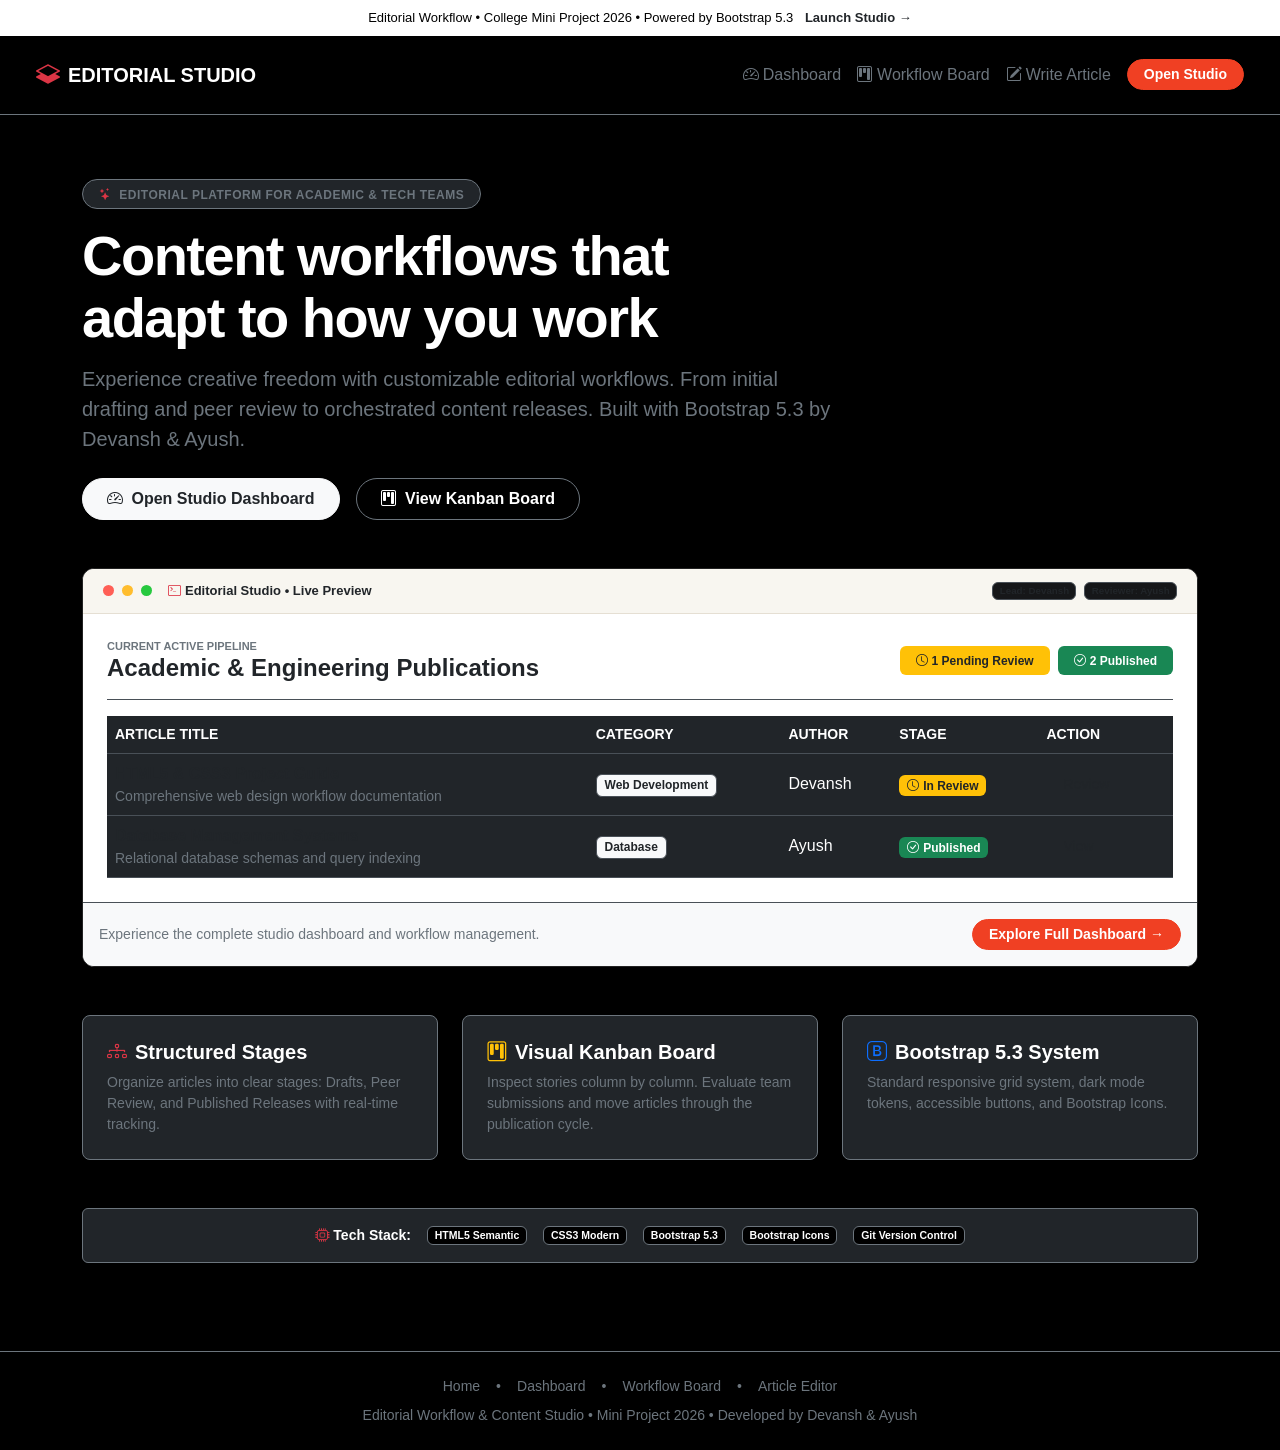
<file: index.html>
<!DOCTYPE html>
<html lang="en" data-bs-theme="dark">
<head>
  <meta charset="UTF-8">
  <meta name="viewport" content="width=device-width, initial-scale=1.0">
  <title>Editorial Studio - Content workflows that adapt to how you work</title>
  <link href="https://cdn.jsdelivr.net/npm/bootstrap@5.3.3/dist/css/bootstrap.min.css" rel="stylesheet">
  <link rel="stylesheet" href="https://cdn.jsdelivr.net/npm/bootstrap-icons@1.11.3/font/bootstrap-icons.min.css">
  <style>
body {
  font-family: -apple-system, BlinkMacSystemFont, "Segoe UI", Roboto, "Helvetica Neue", Arial, sans-serif;
  background-color: #000000;
  color: #ffffff;
}

.top-announcement {
  background-color: #ffffff;
  color: #000000;
  text-align: center;
  padding: 8px 16px;
  font-size: 13px;
  font-weight: 500;
}

.btn-orange {
  background-color: #f04023;
  color: #ffffff;
  border: 1px solid #f04023;
}

.btn-orange:hover {
  background-color: #d63318;
  color: #ffffff;
  border-color: #d63318;
}

.hero-title {
  font-size: 56px;
  font-weight: 800;
  line-height: 1.1;
  letter-spacing: -1.5px;
}

.studio-window {
  background-color: #ffffff;
  color: #222222;
  border-radius: 12px;
  overflow: hidden;
  box-shadow: 0 20px 50px rgba(0, 0, 0, 0.9);
  border: 1px solid #222222;
}

.window-topbar {
  background-color: #f8f6f0;
  padding: 12px 20px;
  border-bottom: 1px solid #e5dfd3;
  font-size: 13px;
  color: #444444;
}

.window-dot {
  width: 11px;
  height: 11px;
  border-radius: 50%;
  display: inline-block;
}

@media (max-width: 768px) {
  .hero-title {
    font-size: 34px;
    letter-spacing: -0.5px;
  }
}
  </style>
</head>
<body>

  <div class="top-announcement">
    <span>Editorial Workflow &bull; College Mini Project 2026 &bull; Powered by Bootstrap 5.3</span>
    <a href="dashboard.html" class="text-dark fw-bold ms-2 text-decoration-none">Launch Studio &rarr;</a>
  </div>

  <nav class="navbar navbar-expand-lg border-bottom border-secondary bg-black py-3 px-4">
    <div class="container-fluid">
      <a class="navbar-brand text-white fw-bold d-flex align-items-center gap-2" href="index.html">
        <i class="bi bi-layers-half text-danger fs-4"></i>
        <span>EDITORIAL STUDIO</span>
      </a>
      <div class="d-flex align-items-center gap-3">
        <a href="dashboard.html" class="nav-link text-secondary d-none d-md-block"><i class="bi bi-speedometer2 me-1"></i>Dashboard</a>
        <a href="board.html" class="nav-link text-secondary d-none d-md-block"><i class="bi bi-kanban me-1"></i>Workflow Board</a>
        <a href="editor.html" class="nav-link text-secondary d-none d-md-block"><i class="bi bi-pencil-square me-1"></i>Write Article</a>
        <a href="dashboard.html" class="btn btn-orange btn-sm rounded-pill px-3 fw-bold">Open Studio</a>
      </div>
    </div>
  </nav>

  <div class="container my-5 py-3">
    <div class="mb-3">
      <span class="badge rounded-pill bg-dark border border-secondary text-secondary px-3 py-2 text-uppercase" style="letter-spacing: 0.5px;">
        <i class="bi bi-stars text-danger me-1"></i> Editorial Platform for Academic &amp; Tech Teams
      </span>
    </div>

    <h1 class="hero-title text-white mb-3">
      Content workflows that<br>adapt to how you work
    </h1>

    <p class="text-secondary fs-5 mb-4" style="max-width: 760px;">
      Experience creative freedom with customizable editorial workflows.
      From initial drafting and peer review to orchestrated content releases. Built with Bootstrap 5.3 by Devansh &amp; Ayush.
    </p>

    <div class="d-flex flex-wrap gap-3 mb-5">
      <a href="dashboard.html" class="btn btn-light rounded-pill px-4 py-2 fw-bold text-dark">
        <i class="bi bi-speedometer2 me-1"></i> Open Studio Dashboard
      </a>
      <a href="board.html" class="btn btn-outline-secondary rounded-pill px-4 py-2 fw-bold text-white">
        <i class="bi bi-kanban me-1"></i> View Kanban Board
      </a>
    </div>

    <div class="studio-window mb-5">
      <div class="window-topbar d-flex justify-content-between align-items-center flex-wrap gap-2">
        <div class="d-flex align-items-center gap-2">
          <span class="window-dot" style="background-color: #ff5f56;"></span>
          <span class="window-dot" style="background-color: #ffbd2e;"></span>
          <span class="window-dot" style="background-color: #27c93f;"></span>
          <span class="ms-2 fw-bold text-dark"><i class="bi bi-terminal me-1 text-danger"></i>Editorial Studio &bull; Live Preview</span>
        </div>
        <div class="d-flex align-items-center gap-2">
          <span class="badge bg-secondary-subtle text-dark border">Lead: Devansh</span>
          <span class="badge bg-secondary-subtle text-dark border">Reviewer: Ayush</span>
        </div>
      </div>

      <div class="p-4 bg-white text-dark">
        <div class="d-flex justify-content-between align-items-center mb-3 pb-3 border-bottom flex-wrap gap-2">
          <div>
            <div class="text-secondary text-uppercase fw-bold" style="font-size: 11px;">Current Active Pipeline</div>
            <div class="h4 text-dark fw-bold mb-0">Academic &amp; Engineering Publications</div>
          </div>
          <div class="d-flex gap-2">
            <span class="badge bg-warning text-dark px-3 py-2"><i class="bi bi-clock me-1"></i>1 Pending Review</span>
            <span class="badge bg-success px-3 py-2"><i class="bi bi-check-circle me-1"></i>2 Published</span>
          </div>
        </div>

        <div class="table-responsive">
          <table class="table table-hover align-middle mb-0">
            <thead>
              <tr class="text-secondary small text-uppercase">
                <th>Article Title</th>
                <th>Category</th>
                <th>Author</th>
                <th>Stage</th>
                <th>Action</th>
              </tr>
            </thead>
            <tbody>
              <tr>
                <td>
                  <span class="fw-bold text-dark">HTML5 &amp; CSS3 Project Guide</span>
                  <div class="text-secondary small">Comprehensive web design workflow documentation</div>
                </td>
                <td><span class="badge bg-light text-dark border">Web Development</span></td>
                <td>Devansh</td>
                <td><span class="badge bg-warning text-dark"><i class="bi bi-clock me-1"></i>In Review</span></td>
                <td><a href="editor.html" class="btn btn-outline-dark btn-sm rounded-pill px-3">Review</a></td>
              </tr>
              <tr>
                <td>
                  <span class="fw-bold text-dark">Database Management Systems</span>
                  <div class="text-secondary small">Relational database schemas and query indexing</div>
                </td>
                <td><span class="badge bg-light text-dark border">Database</span></td>
                <td>Ayush</td>
                <td><span class="badge bg-success"><i class="bi bi-check-circle me-1"></i>Published</span></td>
                <td><a href="board.html" class="btn btn-outline-dark btn-sm rounded-pill px-3">View</a></td>
              </tr>
            </tbody>
          </table>
        </div>
      </div>

      <div class="p-3 bg-light border-top d-flex justify-content-between align-items-center flex-wrap gap-2">
        <span class="text-secondary small">Experience the complete studio dashboard and workflow management.</span>
        <a href="dashboard.html" class="btn btn-orange btn-sm rounded-pill px-3 fw-bold">Explore Full Dashboard &rarr;</a>
      </div>
    </div>

    <div class="row g-4 mb-5">
      <div class="col-md-4">
        <div class="card bg-dark border-secondary p-4 h-100 rounded-3">
          <div class="h5 text-white fw-bold mb-2">
            <i class="bi bi-diagram-3 text-danger me-2"></i>Structured Stages
          </div>
          <p class="text-secondary small mb-0">
            Organize articles into clear stages: Drafts, Peer Review, and Published Releases with real-time tracking.
          </p>
        </div>
      </div>

      <div class="col-md-4">
        <div class="card bg-dark border-secondary p-4 h-100 rounded-3">
          <div class="h5 text-white fw-bold mb-2">
            <i class="bi bi-kanban text-warning me-2"></i>Visual Kanban Board
          </div>
          <p class="text-secondary small mb-0">
            Inspect stories column by column. Evaluate team submissions and move articles through the publication cycle.
          </p>
        </div>
      </div>

      <div class="col-md-4">
        <div class="card bg-dark border-secondary p-4 h-100 rounded-3">
          <div class="h5 text-white fw-bold mb-2">
            <i class="bi bi-bootstrap text-primary me-2"></i>Bootstrap 5.3 System
          </div>
          <p class="text-secondary small mb-0">
            Standard responsive grid system, dark mode tokens, accessible buttons, and Bootstrap Icons.
          </p>
        </div>
      </div>
    </div>

    <div class="card bg-dark border-secondary p-3 text-center mb-4">
      <div class="d-flex justify-content-center align-items-center flex-wrap gap-3 small text-secondary">
        <span class="fw-bold text-white"><i class="bi bi-cpu me-1 text-danger"></i>Tech Stack:</span>
        <span class="badge bg-black border border-secondary text-white">HTML5 Semantic</span>
        <span class="badge bg-black border border-secondary text-white">CSS3 Modern</span>
        <span class="badge bg-black border border-secondary text-white">Bootstrap 5.3</span>
        <span class="badge bg-black border border-secondary text-white">Bootstrap Icons</span>
        <span class="badge bg-black border border-secondary text-white">Git Version Control</span>
      </div>
    </div>
  </div>

  <footer class="border-top border-secondary py-4 text-center text-secondary small bg-black">
    <div class="d-flex justify-content-center gap-3 mb-2 flex-wrap">
      <a href="index.html" class="text-secondary text-decoration-none">Home</a>
      <span class="text-secondary">&bull;</span>
      <a href="dashboard.html" class="text-secondary text-decoration-none">Dashboard</a>
      <span class="text-secondary">&bull;</span>
      <a href="board.html" class="text-secondary text-decoration-none">Workflow Board</a>
      <span class="text-secondary">&bull;</span>
      <a href="editor.html" class="text-secondary text-decoration-none">Article Editor</a>
    </div>
    <p class="mb-0">Editorial Workflow &amp; Content Studio &bull; Mini Project 2026 &bull; Developed by Devansh &amp; Ayush</p>
  </footer>

</body>
</html>
</file>
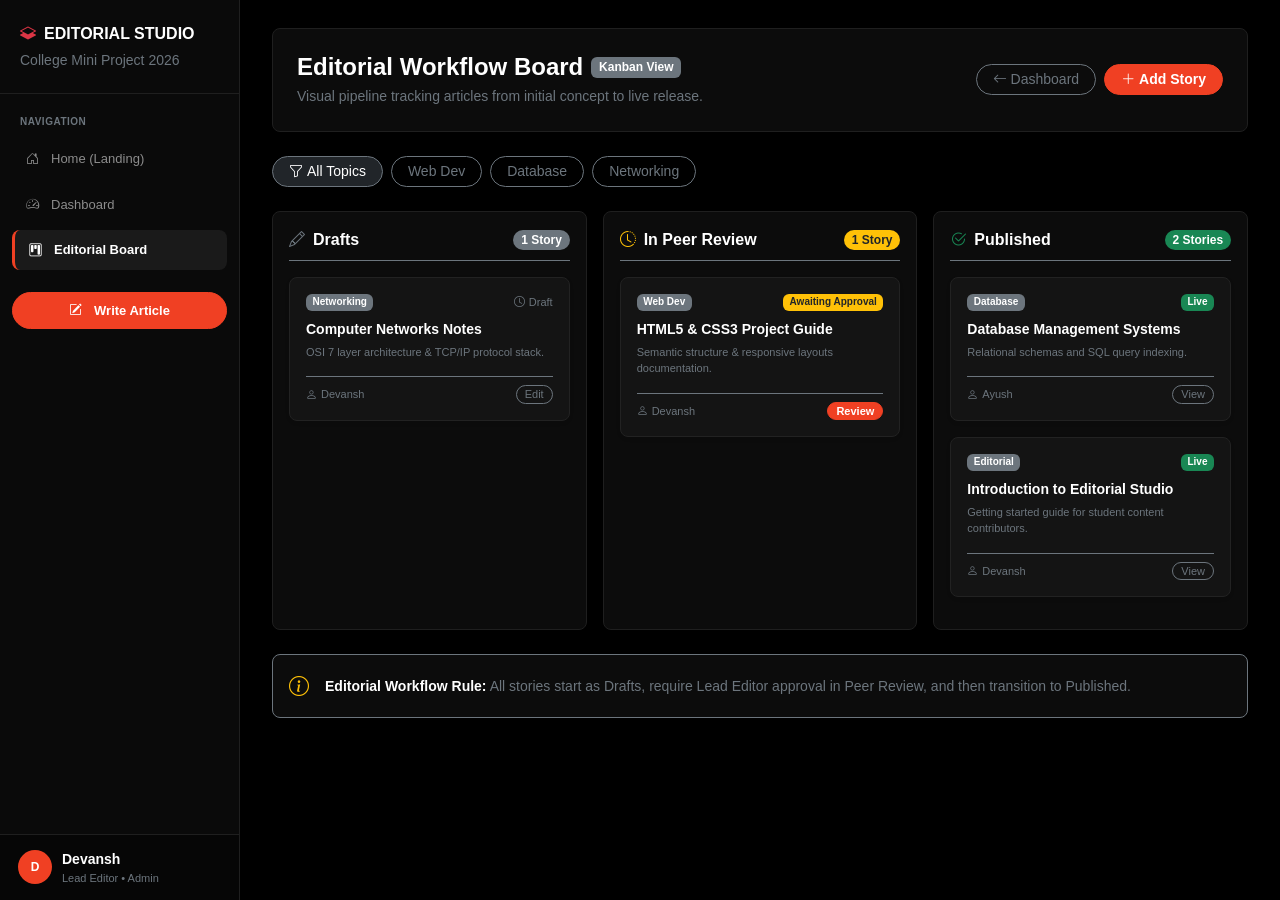
<file: board.html>
<!DOCTYPE html>
<html lang="en" data-bs-theme="dark">
<head>
  <meta charset="UTF-8">
  <meta name="viewport" content="width=device-width, initial-scale=1.0">
  <title>Editorial Board - Editorial Studio</title>
  <link href="https://cdn.jsdelivr.net/npm/bootstrap@5.3.3/dist/css/bootstrap.min.css" rel="stylesheet">
  <link rel="stylesheet" href="https://cdn.jsdelivr.net/npm/bootstrap-icons@1.11.3/font/bootstrap-icons.min.css">
  <style>
body {
  font-family: -apple-system, BlinkMacSystemFont, "Segoe UI", Roboto, "Helvetica Neue", Arial, sans-serif;
  background-color: #000000;
  color: #ffffff;
}

.sidebar {
  width: 240px;
  background-color: #0a0a0a;
  border-right: 1px solid #1f1f1f;
  position: fixed;
  top: 0;
  left: 0;
  bottom: 0;
  z-index: 100;
  display: flex;
  flex-direction: column;
}

.sidebar-header {
  padding: 22px 20px;
  border-bottom: 1px solid #1f1f1f;
}

.sidebar-menu {
  flex: 1;
  padding: 16px 12px;
  display: flex;
  flex-direction: column;
  gap: 6px;
}

.nav-link {
  display: flex;
  align-items: center;
  gap: 12px;
  padding: 10px 14px;
  color: #8c8c8c;
  border-radius: 8px;
  font-size: 13px;
  font-weight: 500;
  text-decoration: none;
  transition: all 0.15s ease;
}

.nav-link:hover {
  background-color: #141414;
  color: #ffffff;
}

.nav-link.active {
  background-color: #1a1a1a;
  color: #ffffff !important;
  border-left: 3px solid #f04023;
  font-weight: 600;
}

.sidebar-user {
  padding: 14px 18px;
  border-top: 1px solid #1f1f1f;
  display: flex;
  align-items: center;
  gap: 10px;
  background-color: #060606;
}

.user-avatar {
  width: 34px;
  height: 34px;
  border-radius: 50%;
  background-color: #f04023;
  color: #ffffff;
  display: flex;
  align-items: center;
  justify-content: center;
  font-size: 12px;
  font-weight: bold;
}

.main-content {
  margin-left: 240px;
  padding: 28px 32px;
  min-height: 100vh;
}

.btn-orange {
  background-color: #f04023;
  color: #ffffff;
  border: 1px solid #f04023;
}

.btn-orange:hover {
  background-color: #d63318;
  color: #ffffff;
  border-color: #d63318;
}

.card-dark {
  background-color: #0c0c0c;
  border: 1px solid #1f1f1f;
}

.card-inner {
  background-color: #141414;
  border: 1px solid #222222;
  transition: border-color 0.2s ease;
}

.card-inner:hover {
  border-color: #383838;
}

@media (max-width: 768px) {
  .sidebar {
    position: static;
    width: 100%;
  }
  .main-content {
    margin-left: 0;
    padding: 16px;
  }
}
  </style>
</head>
<body>

  <div class="sidebar">
    <div class="sidebar-header">
      <div class="fw-bold text-white fs-6 d-flex align-items-center gap-2">
        <i class="bi bi-layers-half text-danger"></i>
        <span>EDITORIAL STUDIO</span>
      </div>
      <div class="text-secondary small mt-1">College Mini Project 2026</div>
    </div>

    <div class="sidebar-menu">
      <div class="text-secondary text-uppercase px-2 py-1 small fw-bold" style="font-size: 10px; letter-spacing: 0.5px;">Navigation</div>
      <a href="index.html" class="nav-link"><i class="bi bi-house-door"></i> Home (Landing)</a>
      <a href="dashboard.html" class="nav-link"><i class="bi bi-speedometer2"></i> Dashboard</a>
      <a href="board.html" class="nav-link active"><i class="bi bi-kanban"></i> Editorial Board</a>
      <a href="editor.html" class="nav-link btn-orange rounded-pill text-center text-white mt-3 py-2 fw-bold justify-content-center"><i class="bi bi-pencil-square"></i> Write Article</a>
    </div>

    <div class="sidebar-user">
      <div class="user-avatar">D</div>
      <div>
        <div class="fw-bold text-white small">Devansh</div>
        <div class="text-secondary small" style="font-size: 11px;">Lead Editor &bull; Admin</div>
      </div>
    </div>
  </div>

  <div class="main-content">
    <div class="card card-dark p-4 mb-4 rounded-3 shadow-sm">
      <div class="d-flex justify-content-between align-items-center flex-wrap gap-2">
        <div>
          <div class="d-flex align-items-center gap-2 mb-1">
            <h1 class="h4 text-white fw-bold mb-0">Editorial Workflow Board</h1>
            <span class="badge bg-secondary">Kanban View</span>
          </div>
          <p class="text-secondary small mb-0">Visual pipeline tracking articles from initial concept to live release.</p>
        </div>
        <div class="d-flex gap-2">
          <a href="dashboard.html" class="btn btn-outline-secondary btn-sm rounded-pill px-3"><i class="bi bi-arrow-left me-1"></i>Dashboard</a>
          <a href="editor.html" class="btn btn-orange btn-sm rounded-pill px-3 fw-bold"><i class="bi bi-plus-lg me-1"></i>Add Story</a>
        </div>
      </div>
    </div>

    <div class="d-flex gap-2 mb-4 flex-wrap">
      <span class="btn btn-dark btn-sm border-secondary text-white rounded-pill px-3"><i class="bi bi-funnel me-1"></i>All Topics</span>
      <span class="btn btn-outline-secondary btn-sm rounded-pill px-3 text-secondary">Web Dev</span>
      <span class="btn btn-outline-secondary btn-sm rounded-pill px-3 text-secondary">Database</span>
      <span class="btn btn-outline-secondary btn-sm rounded-pill px-3 text-secondary">Networking</span>
    </div>

    <div class="row g-3">
      <div class="col-md-4">
        <div class="card card-dark p-3 h-100 rounded-3 shadow-sm">
          <div class="d-flex justify-content-between align-items-center mb-3 pb-2 border-bottom border-secondary">
            <div class="d-flex align-items-center gap-2">
              <i class="bi bi-pencil text-secondary"></i>
              <span class="fw-bold text-white">Drafts</span>
            </div>
            <span class="badge bg-secondary rounded-pill">1 Story</span>
          </div>

          <div class="card card-inner p-3 rounded-3 shadow-sm mb-3">
            <div class="d-flex justify-content-between align-items-start mb-2">
              <span class="badge bg-secondary" style="font-size: 10px;">Networking</span>
              <span class="text-secondary small" style="font-size: 11px;"><i class="bi bi-clock me-1"></i>Draft</span>
            </div>
            <div class="fw-bold text-white small mb-1">Computer Networks Notes</div>
            <p class="text-secondary small mb-3" style="font-size: 11px;">OSI 7 layer architecture &amp; TCP/IP protocol stack.</p>
            <div class="d-flex justify-content-between align-items-center pt-2 border-top border-secondary">
              <span class="text-secondary small" style="font-size: 11px;"><i class="bi bi-person me-1"></i>Devansh</span>
              <a href="editor.html" class="btn btn-outline-secondary btn-sm py-0 px-2 rounded-pill" style="font-size: 11px;">Edit</a>
            </div>
          </div>
        </div>
      </div>

      <div class="col-md-4">
        <div class="card card-dark p-3 h-100 rounded-3 shadow-sm">
          <div class="d-flex justify-content-between align-items-center mb-3 pb-2 border-bottom border-secondary">
            <div class="d-flex align-items-center gap-2">
              <i class="bi bi-clock-history text-warning"></i>
              <span class="fw-bold text-white">In Peer Review</span>
            </div>
            <span class="badge bg-warning text-dark rounded-pill">1 Story</span>
          </div>

          <div class="card card-inner p-3 rounded-3 shadow-sm mb-3">
            <div class="d-flex justify-content-between align-items-start mb-2">
              <span class="badge bg-secondary" style="font-size: 10px;">Web Dev</span>
              <span class="badge bg-warning text-dark" style="font-size: 10px;">Awaiting Approval</span>
            </div>
            <div class="fw-bold text-white small mb-1">HTML5 &amp; CSS3 Project Guide</div>
            <p class="text-secondary small mb-3" style="font-size: 11px;">Semantic structure &amp; responsive layouts documentation.</p>
            <div class="d-flex justify-content-between align-items-center pt-2 border-top border-secondary">
              <span class="text-secondary small" style="font-size: 11px;"><i class="bi bi-person me-1"></i>Devansh</span>
              <a href="editor.html" class="btn btn-orange btn-sm py-0 px-2 rounded-pill fw-bold" style="font-size: 11px;">Review</a>
            </div>
          </div>
        </div>
      </div>

      <div class="col-md-4">
        <div class="card card-dark p-3 h-100 rounded-3 shadow-sm">
          <div class="d-flex justify-content-between align-items-center mb-3 pb-2 border-bottom border-secondary">
            <div class="d-flex align-items-center gap-2">
              <i class="bi bi-check2-circle text-success"></i>
              <span class="fw-bold text-white">Published</span>
            </div>
            <span class="badge bg-success rounded-pill">2 Stories</span>
          </div>

          <div class="card card-inner p-3 rounded-3 shadow-sm mb-3">
            <div class="d-flex justify-content-between align-items-start mb-2">
              <span class="badge bg-secondary" style="font-size: 10px;">Database</span>
              <span class="badge bg-success" style="font-size: 10px;">Live</span>
            </div>
            <div class="fw-bold text-white small mb-1">Database Management Systems</div>
            <p class="text-secondary small mb-3" style="font-size: 11px;">Relational schemas and SQL query indexing.</p>
            <div class="d-flex justify-content-between align-items-center pt-2 border-top border-secondary">
              <span class="text-secondary small" style="font-size: 11px;"><i class="bi bi-person me-1"></i>Ayush</span>
              <a href="editor.html" class="btn btn-outline-secondary btn-sm py-0 px-2 rounded-pill" style="font-size: 11px;">View</a>
            </div>
          </div>

          <div class="card card-inner p-3 rounded-3 shadow-sm mb-3">
            <div class="d-flex justify-content-between align-items-start mb-2">
              <span class="badge bg-secondary" style="font-size: 10px;">Editorial</span>
              <span class="badge bg-success" style="font-size: 10px;">Live</span>
            </div>
            <div class="fw-bold text-white small mb-1">Introduction to Editorial Studio</div>
            <p class="text-secondary small mb-3" style="font-size: 11px;">Getting started guide for student content contributors.</p>
            <div class="d-flex justify-content-between align-items-center pt-2 border-top border-secondary">
              <span class="text-secondary small" style="font-size: 11px;"><i class="bi bi-person me-1"></i>Devansh</span>
              <a href="editor.html" class="btn btn-outline-secondary btn-sm py-0 px-2 rounded-pill" style="font-size: 11px;">View</a>
            </div>
          </div>
        </div>
      </div>
    </div>

    <div class="card card-dark p-3 mt-4 rounded-3 border-secondary">
      <div class="d-flex align-items-center gap-3 text-secondary small">
        <i class="bi bi-info-circle text-warning fs-5"></i>
        <span>
          <strong class="text-white">Editorial Workflow Rule:</strong> All stories start as Drafts, require Lead Editor approval in Peer Review, and then transition to Published.
        </span>
      </div>
    </div>
  </div>

</body>
</html>
</file>
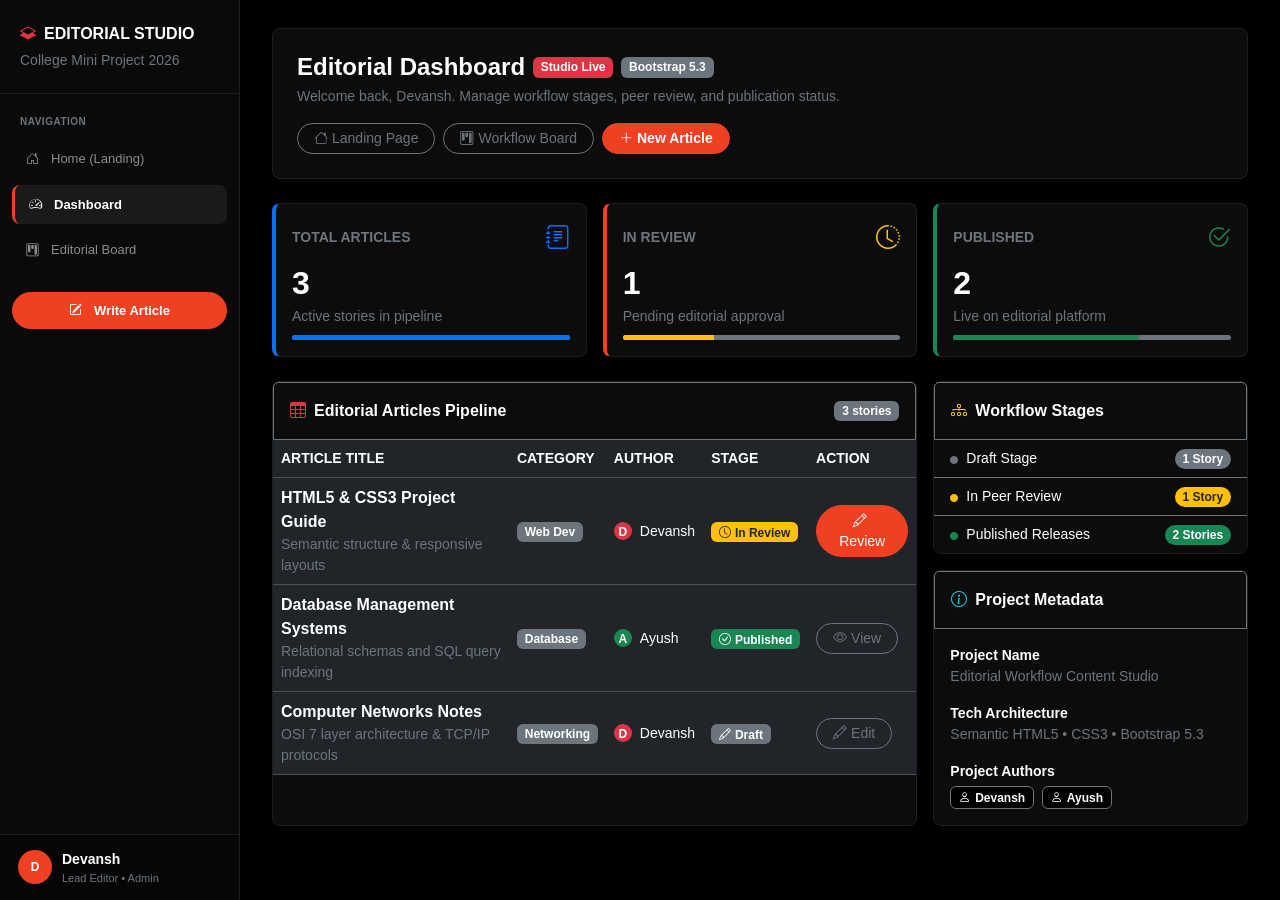
<file: dashboard.html>
<!DOCTYPE html>
<html lang="en" data-bs-theme="dark">
<head>
  <meta charset="UTF-8">
  <meta name="viewport" content="width=device-width, initial-scale=1.0">
  <title>Dashboard - Editorial Studio</title>
  <link href="https://cdn.jsdelivr.net/npm/bootstrap@5.3.3/dist/css/bootstrap.min.css" rel="stylesheet">
  <link rel="stylesheet" href="https://cdn.jsdelivr.net/npm/bootstrap-icons@1.11.3/font/bootstrap-icons.min.css">
  <style>
body {
  font-family: -apple-system, BlinkMacSystemFont, "Segoe UI", Roboto, "Helvetica Neue", Arial, sans-serif;
  background-color: #000000;
  color: #ffffff;
}

.sidebar {
  width: 240px;
  background-color: #0a0a0a;
  border-right: 1px solid #1f1f1f;
  position: fixed;
  top: 0;
  left: 0;
  bottom: 0;
  z-index: 100;
  display: flex;
  flex-direction: column;
}

.sidebar-header {
  padding: 22px 20px;
  border-bottom: 1px solid #1f1f1f;
}

.sidebar-menu {
  flex: 1;
  padding: 16px 12px;
  display: flex;
  flex-direction: column;
  gap: 6px;
}

.nav-link {
  display: flex;
  align-items: center;
  gap: 12px;
  padding: 10px 14px;
  color: #8c8c8c;
  border-radius: 8px;
  font-size: 13px;
  font-weight: 500;
  text-decoration: none;
  transition: all 0.15s ease;
}

.nav-link:hover {
  background-color: #141414;
  color: #ffffff;
}

.nav-link.active {
  background-color: #1a1a1a;
  color: #ffffff !important;
  border-left: 3px solid #f04023;
  font-weight: 600;
}

.sidebar-user {
  padding: 14px 18px;
  border-top: 1px solid #1f1f1f;
  display: flex;
  align-items: center;
  gap: 10px;
  background-color: #060606;
}

.user-avatar {
  width: 34px;
  height: 34px;
  border-radius: 50%;
  background-color: #f04023;
  color: #ffffff;
  display: flex;
  align-items: center;
  justify-content: center;
  font-size: 12px;
  font-weight: bold;
}

.main-content {
  margin-left: 240px;
  padding: 28px 32px;
  min-height: 100vh;
}

.btn-orange {
  background-color: #f04023;
  color: #ffffff;
  border: 1px solid #f04023;
}

.btn-orange:hover {
  background-color: #d63318;
  color: #ffffff;
  border-color: #d63318;
}

.card-dark {
  background-color: #0c0c0c;
  border: 1px solid #1f1f1f;
}

.stat-card-blue {
  border-left: 4px solid #0d6efd !important;
}

.stat-card-orange {
  border-left: 4px solid #f04023 !important;
}

.stat-card-green {
  border-left: 4px solid #198754 !important;
}

@media (max-width: 768px) {
  .sidebar {
    position: static;
    width: 100%;
  }
  .main-content {
    margin-left: 0;
    padding: 16px;
  }
}
  </style>
</head>
<body>

  <div class="sidebar">
    <div class="sidebar-header">
      <div class="fw-bold text-white fs-6 d-flex align-items-center gap-2">
        <i class="bi bi-layers-half text-danger"></i>
        <span>EDITORIAL STUDIO</span>
      </div>
      <div class="text-secondary small mt-1">College Mini Project 2026</div>
    </div>

    <div class="sidebar-menu">
      <div class="text-secondary text-uppercase px-2 py-1 small fw-bold" style="font-size: 10px; letter-spacing: 0.5px;">Navigation</div>
      <a href="index.html" class="nav-link"><i class="bi bi-house-door"></i> Home (Landing)</a>
      <a href="dashboard.html" class="nav-link active"><i class="bi bi-speedometer2"></i> Dashboard</a>
      <a href="board.html" class="nav-link"><i class="bi bi-kanban"></i> Editorial Board</a>
      <a href="editor.html" class="nav-link btn-orange rounded-pill text-center text-white mt-3 py-2 fw-bold justify-content-center"><i class="bi bi-pencil-square"></i> Write Article</a>
    </div>

    <div class="sidebar-user">
      <div class="user-avatar">D</div>
      <div>
        <div class="fw-bold text-white small">Devansh</div>
        <div class="text-secondary small" style="font-size: 11px;">Lead Editor &bull; Admin</div>
      </div>
    </div>
  </div>

  <div class="main-content">
    <div class="card card-dark p-4 mb-4 rounded-3 shadow-sm">
      <div class="d-flex justify-content-between align-items-center flex-wrap gap-3">
        <div>
          <div class="d-flex align-items-center gap-2 mb-1">
            <h1 class="h4 text-white fw-bold mb-0">Editorial Dashboard</h1>
            <span class="badge bg-danger">Studio Live</span>
            <span class="badge bg-secondary">Bootstrap 5.3</span>
          </div>
          <p class="text-secondary small mb-0">Welcome back, Devansh. Manage workflow stages, peer review, and publication status.</p>
        </div>
        <div class="d-flex gap-2 flex-wrap">
          <a href="index.html" class="btn btn-outline-secondary btn-sm rounded-pill px-3"><i class="bi bi-house me-1"></i>Landing Page</a>
          <a href="board.html" class="btn btn-outline-secondary btn-sm rounded-pill px-3"><i class="bi bi-kanban me-1"></i>Workflow Board</a>
          <a href="editor.html" class="btn btn-orange btn-sm rounded-pill px-3 fw-bold"><i class="bi bi-plus-lg me-1"></i>New Article</a>
        </div>
      </div>
    </div>

    <div class="row g-3 mb-4">
      <div class="col-md-4">
        <div class="card card-dark stat-card-blue h-100 p-3 rounded-3 shadow-sm">
          <div class="d-flex justify-content-between align-items-center text-secondary mb-1">
            <span class="text-uppercase fw-bold small">Total Articles</span>
            <i class="bi bi-journal-text fs-4 text-primary"></i>
          </div>
          <div class="h2 text-white fw-bold my-1">3</div>
          <div class="text-secondary small mb-2">Active stories in pipeline</div>
          <div class="progress bg-secondary" style="height: 5px;">
            <div class="progress-bar bg-primary" style="width: 100%;"></div>
          </div>
        </div>
      </div>

      <div class="col-md-4">
        <div class="card card-dark stat-card-orange h-100 p-3 rounded-3 shadow-sm">
          <div class="d-flex justify-content-between align-items-center text-secondary mb-1">
            <span class="text-uppercase fw-bold small">In Review</span>
            <i class="bi bi-clock-history fs-4 text-warning"></i>
          </div>
          <div class="h2 text-white fw-bold my-1">1</div>
          <div class="text-secondary small mb-2">Pending editorial approval</div>
          <div class="progress bg-secondary" style="height: 5px;">
            <div class="progress-bar bg-warning" style="width: 33%;"></div>
          </div>
        </div>
      </div>

      <div class="col-md-4">
        <div class="card card-dark stat-card-green h-100 p-3 rounded-3 shadow-sm">
          <div class="d-flex justify-content-between align-items-center text-secondary mb-1">
            <span class="text-uppercase fw-bold small">Published</span>
            <i class="bi bi-check2-circle fs-4 text-success"></i>
          </div>
          <div class="h2 text-white fw-bold my-1">2</div>
          <div class="text-secondary small mb-2">Live on editorial platform</div>
          <div class="progress bg-secondary" style="height: 5px;">
            <div class="progress-bar bg-success" style="width: 67%;"></div>
          </div>
        </div>
      </div>
    </div>

    <div class="row g-3">
      <div class="col-lg-8">
        <div class="card card-dark h-100 rounded-3 shadow-sm">
          <div class="card-header card-dark d-flex justify-content-between align-items-center py-3 border-secondary">
            <div class="d-flex align-items-center gap-2">
              <i class="bi bi-table text-danger"></i>
              <span class="fw-bold text-white">Editorial Articles Pipeline</span>
            </div>
            <span class="badge bg-secondary">3 stories</span>
          </div>

          <div class="table-responsive">
            <table class="table table-dark table-hover align-middle mb-0">
              <thead>
                <tr class="text-secondary small text-uppercase">
                  <th>Article Title</th>
                  <th>Category</th>
                  <th>Author</th>
                  <th>Stage</th>
                  <th>Action</th>
                </tr>
              </thead>
              <tbody>
                <tr>
                  <td>
                    <div class="fw-bold text-white">HTML5 &amp; CSS3 Project Guide</div>
                    <div class="text-secondary small">Semantic structure &amp; responsive layouts</div>
                  </td>
                  <td><span class="badge bg-secondary">Web Dev</span></td>
                  <td>
                    <div class="d-flex align-items-center gap-2">
                      <span class="badge rounded-circle bg-danger p-1" style="width: 18px; height: 18px;">D</span>
                      <span class="small">Devansh</span>
                    </div>
                  </td>
                  <td><span class="badge bg-warning text-dark"><i class="bi bi-clock me-1"></i>In Review</span></td>
                  <td><a href="editor.html" class="btn btn-orange btn-sm rounded-pill px-3"><i class="bi bi-pencil me-1"></i>Review</a></td>
                </tr>
                <tr>
                  <td>
                    <div class="fw-bold text-white">Database Management Systems</div>
                    <div class="text-secondary small">Relational schemas and SQL query indexing</div>
                  </td>
                  <td><span class="badge bg-secondary">Database</span></td>
                  <td>
                    <div class="d-flex align-items-center gap-2">
                      <span class="badge rounded-circle bg-success p-1" style="width: 18px; height: 18px;">A</span>
                      <span class="small">Ayush</span>
                    </div>
                  </td>
                  <td><span class="badge bg-success"><i class="bi bi-check-circle me-1"></i>Published</span></td>
                  <td><a href="board.html" class="btn btn-outline-secondary btn-sm rounded-pill px-3"><i class="bi bi-eye me-1"></i>View</a></td>
                </tr>
                <tr>
                  <td>
                    <div class="fw-bold text-white">Computer Networks Notes</div>
                    <div class="text-secondary small">OSI 7 layer architecture &amp; TCP/IP protocols</div>
                  </td>
                  <td><span class="badge bg-secondary">Networking</span></td>
                  <td>
                    <div class="d-flex align-items-center gap-2">
                      <span class="badge rounded-circle bg-danger p-1" style="width: 18px; height: 18px;">D</span>
                      <span class="small">Devansh</span>
                    </div>
                  </td>
                  <td><span class="badge bg-secondary"><i class="bi bi-pencil me-1"></i>Draft</span></td>
                  <td><a href="editor.html" class="btn btn-outline-secondary btn-sm rounded-pill px-3"><i class="bi bi-pencil me-1"></i>Edit</a></td>
                </tr>
              </tbody>
            </table>
          </div>
        </div>
      </div>

      <div class="col-lg-4">
        <div class="card card-dark mb-3 rounded-3 shadow-sm">
          <div class="card-header card-dark fw-bold text-white py-3 border-secondary d-flex align-items-center gap-2">
            <i class="bi bi-diagram-3 text-warning"></i>
            <span>Workflow Stages</span>
          </div>
          <ul class="list-group list-group-flush">
            <li class="list-group-item card-dark d-flex justify-content-between align-items-center py-2 border-secondary">
              <span class="small text-white"><i class="bi bi-circle-fill text-secondary me-2" style="font-size: 8px;"></i>Draft Stage</span>
              <span class="badge bg-secondary rounded-pill">1 Story</span>
            </li>
            <li class="list-group-item card-dark d-flex justify-content-between align-items-center py-2 border-secondary">
              <span class="small text-white"><i class="bi bi-circle-fill text-warning me-2" style="font-size: 8px;"></i>In Peer Review</span>
              <span class="badge bg-warning text-dark rounded-pill">1 Story</span>
            </li>
            <li class="list-group-item card-dark d-flex justify-content-between align-items-center py-2 border-secondary">
              <span class="small text-white"><i class="bi bi-circle-fill text-success me-2" style="font-size: 8px;"></i>Published Releases</span>
              <span class="badge bg-success rounded-pill">2 Stories</span>
            </li>
          </ul>
        </div>

        <div class="card card-dark rounded-3 shadow-sm">
          <div class="card-header card-dark fw-bold text-white py-3 border-secondary d-flex align-items-center gap-2">
            <i class="bi bi-info-circle text-info"></i>
            <span>Project Metadata</span>
          </div>
          <div class="card-body">
            <div class="mb-3">
              <div class="fw-bold text-white small">Project Name</div>
              <div class="text-secondary small">Editorial Workflow Content Studio</div>
            </div>
            <div class="mb-3">
              <div class="fw-bold text-white small">Tech Architecture</div>
              <div class="text-secondary small">Semantic HTML5 &bull; CSS3 &bull; Bootstrap 5.3</div>
            </div>
            <div>
              <div class="fw-bold text-white small mb-1">Project Authors</div>
              <div class="d-flex gap-2">
                <span class="badge bg-black border border-secondary text-white"><i class="bi bi-person me-1"></i>Devansh</span>
                <span class="badge bg-black border border-secondary text-white"><i class="bi bi-person me-1"></i>Ayush</span>
              </div>
            </div>
          </div>
        </div>
      </div>
    </div>
  </div>

</body>
</html>
</file>
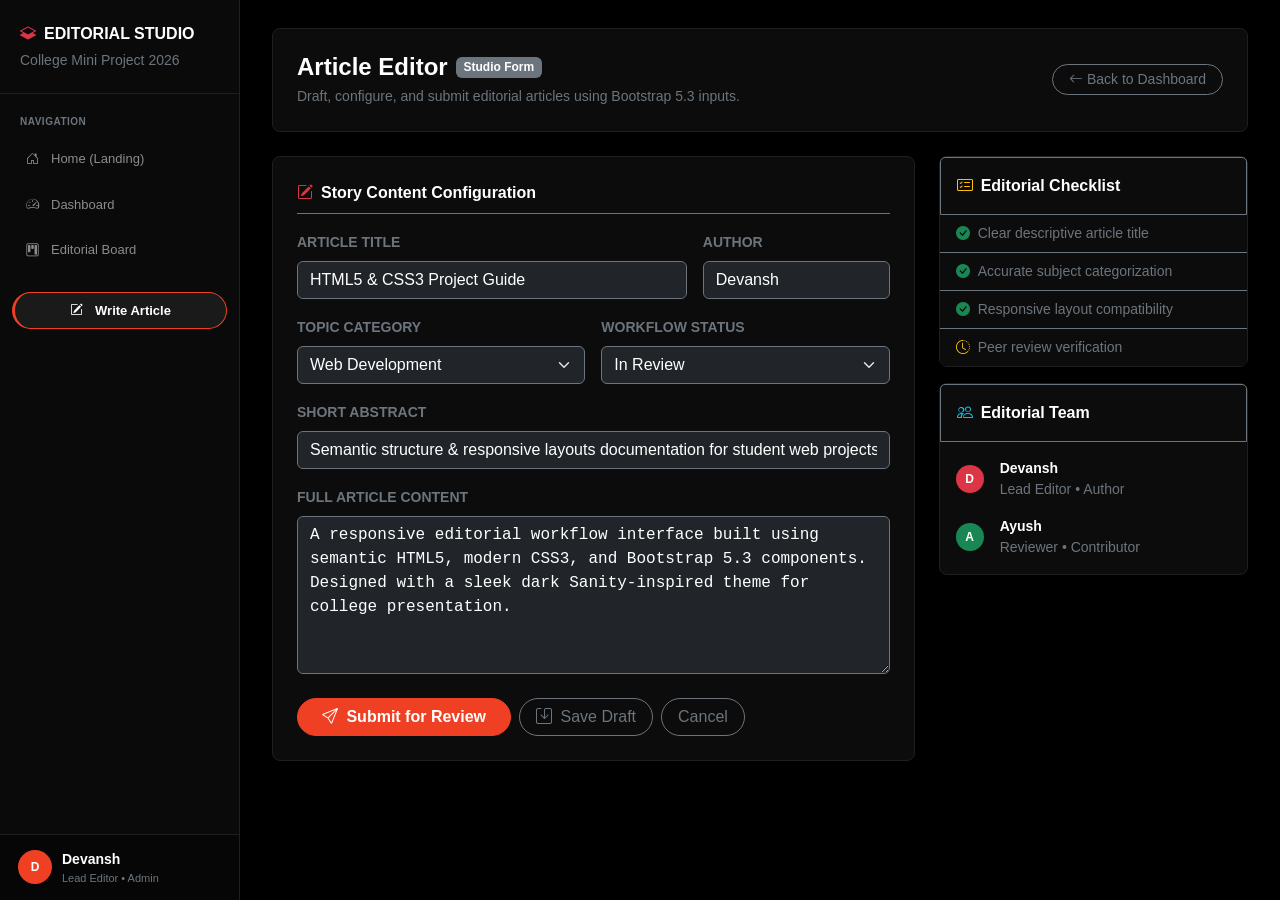
<file: editor.html>
<!DOCTYPE html>
<html lang="en" data-bs-theme="dark">
<head>
  <meta charset="UTF-8">
  <meta name="viewport" content="width=device-width, initial-scale=1.0">
  <title>Article Editor - Editorial Studio</title>
  <link href="https://cdn.jsdelivr.net/npm/bootstrap@5.3.3/dist/css/bootstrap.min.css" rel="stylesheet">
  <link rel="stylesheet" href="https://cdn.jsdelivr.net/npm/bootstrap-icons@1.11.3/font/bootstrap-icons.min.css">
  <style>
body {
  font-family: -apple-system, BlinkMacSystemFont, "Segoe UI", Roboto, "Helvetica Neue", Arial, sans-serif;
  background-color: #000000;
  color: #ffffff;
}

.sidebar {
  width: 240px;
  background-color: #0a0a0a;
  border-right: 1px solid #1f1f1f;
  position: fixed;
  top: 0;
  left: 0;
  bottom: 0;
  z-index: 100;
  display: flex;
  flex-direction: column;
}

.sidebar-header {
  padding: 22px 20px;
  border-bottom: 1px solid #1f1f1f;
}

.sidebar-menu {
  flex: 1;
  padding: 16px 12px;
  display: flex;
  flex-direction: column;
  gap: 6px;
}

.nav-link {
  display: flex;
  align-items: center;
  gap: 12px;
  padding: 10px 14px;
  color: #8c8c8c;
  border-radius: 8px;
  font-size: 13px;
  font-weight: 500;
  text-decoration: none;
  transition: all 0.15s ease;
}

.nav-link:hover {
  background-color: #141414;
  color: #ffffff;
}

.nav-link.active {
  background-color: #1a1a1a;
  color: #ffffff !important;
  border-left: 3px solid #f04023;
  font-weight: 600;
}

.sidebar-user {
  padding: 14px 18px;
  border-top: 1px solid #1f1f1f;
  display: flex;
  align-items: center;
  gap: 10px;
  background-color: #060606;
}

.user-avatar {
  width: 34px;
  height: 34px;
  border-radius: 50%;
  background-color: #f04023;
  color: #ffffff;
  display: flex;
  align-items: center;
  justify-content: center;
  font-size: 12px;
  font-weight: bold;
}

.main-content {
  margin-left: 240px;
  padding: 28px 32px;
  min-height: 100vh;
}

.btn-orange {
  background-color: #f04023;
  color: #ffffff;
  border: 1px solid #f04023;
}

.btn-orange:hover {
  background-color: #d63318;
  color: #ffffff;
  border-color: #d63318;
}

.card-dark {
  background-color: #0c0c0c;
  border: 1px solid #1f1f1f;
}

@media (max-width: 768px) {
  .sidebar {
    position: static;
    width: 100%;
  }
  .main-content {
    margin-left: 0;
    padding: 16px;
  }
}
  </style>
</head>
<body>

  <div class="sidebar">
    <div class="sidebar-header">
      <div class="fw-bold text-white fs-6 d-flex align-items-center gap-2">
        <i class="bi bi-layers-half text-danger"></i>
        <span>EDITORIAL STUDIO</span>
      </div>
      <div class="text-secondary small mt-1">College Mini Project 2026</div>
    </div>

    <div class="sidebar-menu">
      <div class="text-secondary text-uppercase px-2 py-1 small fw-bold" style="font-size: 10px; letter-spacing: 0.5px;">Navigation</div>
      <a href="index.html" class="nav-link"><i class="bi bi-house-door"></i> Home (Landing)</a>
      <a href="dashboard.html" class="nav-link"><i class="bi bi-speedometer2"></i> Dashboard</a>
      <a href="board.html" class="nav-link"><i class="bi bi-kanban"></i> Editorial Board</a>
      <a href="editor.html" class="nav-link btn-orange rounded-pill text-center text-white mt-3 py-2 fw-bold active justify-content-center"><i class="bi bi-pencil-square"></i> Write Article</a>
    </div>

    <div class="sidebar-user">
      <div class="user-avatar">D</div>
      <div>
        <div class="fw-bold text-white small">Devansh</div>
        <div class="text-secondary small" style="font-size: 11px;">Lead Editor &bull; Admin</div>
      </div>
    </div>
  </div>

  <div class="main-content">
    <div class="card card-dark p-4 mb-4 rounded-3 shadow-sm">
      <div class="d-flex justify-content-between align-items-center flex-wrap gap-2">
        <div>
          <div class="d-flex align-items-center gap-2 mb-1">
            <h1 class="h4 text-white fw-bold mb-0">Article Editor</h1>
            <span class="badge bg-secondary">Studio Form</span>
          </div>
          <p class="text-secondary small mb-0">Draft, configure, and submit editorial articles using Bootstrap 5.3 inputs.</p>
        </div>
        <div>
          <a href="dashboard.html" class="btn btn-outline-secondary btn-sm rounded-pill px-3"><i class="bi bi-arrow-left me-1"></i>Back to Dashboard</a>
        </div>
      </div>
    </div>

    <div class="row g-4">
      <div class="col-lg-8">
        <div class="card card-dark p-4 rounded-3 shadow-sm">
          <div class="fw-bold text-white mb-3 pb-2 border-bottom border-secondary d-flex align-items-center gap-2">
            <i class="bi bi-pencil-square text-danger"></i>
            <span>Story Content Configuration</span>
          </div>

          <form action="dashboard.html" method="GET">
            <div class="row g-3 mb-3">
              <div class="col-md-8">
                <label class="form-label text-secondary small text-uppercase fw-bold">Article Title</label>
                <input type="text" class="form-control bg-dark text-white border-secondary" value="HTML5 &amp; CSS3 Project Guide" required>
              </div>
              <div class="col-md-4">
                <label class="form-label text-secondary small text-uppercase fw-bold">Author</label>
                <input type="text" class="form-control bg-dark text-white border-secondary" value="Devansh" readonly>
              </div>
            </div>

            <div class="row g-3 mb-3">
              <div class="col-md-6">
                <label class="form-label text-secondary small text-uppercase fw-bold">Topic Category</label>
                <select class="form-select bg-dark text-white border-secondary">
                  <option selected>Web Development</option>
                  <option>Database Systems</option>
                  <option>Networking Protocols</option>
                  <option>Cloud Architecture</option>
                </select>
              </div>
              <div class="col-md-6">
                <label class="form-label text-secondary small text-uppercase fw-bold">Workflow Status</label>
                <select class="form-select bg-dark text-white border-secondary">
                  <option selected>In Review</option>
                  <option>Draft</option>
                  <option>Published</option>
                </select>
              </div>
            </div>

            <div class="mb-3">
              <label class="form-label text-secondary small text-uppercase fw-bold">Short Abstract</label>
              <input type="text" class="form-control bg-dark text-white border-secondary" value="Semantic structure &amp; responsive layouts documentation for student web projects.">
            </div>

            <div class="mb-4">
              <label class="form-label text-secondary small text-uppercase fw-bold">Full Article Content</label>
              <textarea class="form-control bg-dark text-white border-secondary font-monospace" rows="6">A responsive editorial workflow interface built using semantic HTML5, modern CSS3, and Bootstrap 5.3 components. Designed with a sleek dark Sanity-inspired theme for college presentation.</textarea>
            </div>

            <div class="d-flex gap-2 flex-wrap">
              <button type="submit" class="btn btn-orange rounded-pill px-4 fw-bold">
                <i class="bi bi-send me-1"></i> Submit for Review
              </button>
              <button type="button" class="btn btn-outline-secondary rounded-pill px-3">
                <i class="bi bi-save me-1"></i> Save Draft
              </button>
              <a href="dashboard.html" class="btn btn-outline-secondary rounded-pill px-3">Cancel</a>
            </div>
          </form>
        </div>
      </div>

      <div class="col-lg-4">
        <div class="card card-dark mb-3 rounded-3 shadow-sm">
          <div class="card-header card-dark fw-bold text-white py-3 border-secondary d-flex align-items-center gap-2">
            <i class="bi bi-card-checklist text-warning"></i>
            <span>Editorial Checklist</span>
          </div>
          <ul class="list-group list-group-flush">
            <li class="list-group-item card-dark small text-secondary py-2 border-secondary d-flex align-items-center gap-2">
              <i class="bi bi-check-circle-fill text-success"></i> Clear descriptive article title
            </li>
            <li class="list-group-item card-dark small text-secondary py-2 border-secondary d-flex align-items-center gap-2">
              <i class="bi bi-check-circle-fill text-success"></i> Accurate subject categorization
            </li>
            <li class="list-group-item card-dark small text-secondary py-2 border-secondary d-flex align-items-center gap-2">
              <i class="bi bi-check-circle-fill text-success"></i> Responsive layout compatibility
            </li>
            <li class="list-group-item card-dark small text-secondary py-2 border-secondary d-flex align-items-center gap-2">
              <i class="bi bi-clock-history text-warning"></i> Peer review verification
            </li>
          </ul>
        </div>

        <div class="card card-dark rounded-3 shadow-sm">
          <div class="card-header card-dark fw-bold text-white py-3 border-secondary d-flex align-items-center gap-2">
            <i class="bi bi-people text-info"></i>
            <span>Editorial Team</span>
          </div>
          <div class="card-body">
            <div class="d-flex align-items-center gap-3 mb-3">
              <span class="badge rounded-circle bg-danger p-2" style="width: 28px; height: 28px; display: inline-flex; align-items: center; justify-content: center;">D</span>
              <div>
                <div class="fw-bold text-white small">Devansh</div>
                <div class="text-secondary small">Lead Editor &bull; Author</div>
              </div>
            </div>
            <div class="d-flex align-items-center gap-3">
              <span class="badge rounded-circle bg-success p-2" style="width: 28px; height: 28px; display: inline-flex; align-items: center; justify-content: center;">A</span>
              <div>
                <div class="fw-bold text-white small">Ayush</div>
                <div class="text-secondary small">Reviewer &bull; Contributor</div>
              </div>
            </div>
          </div>
        </div>
      </div>
    </div>
  </div>

</body>
</html>
</file>
